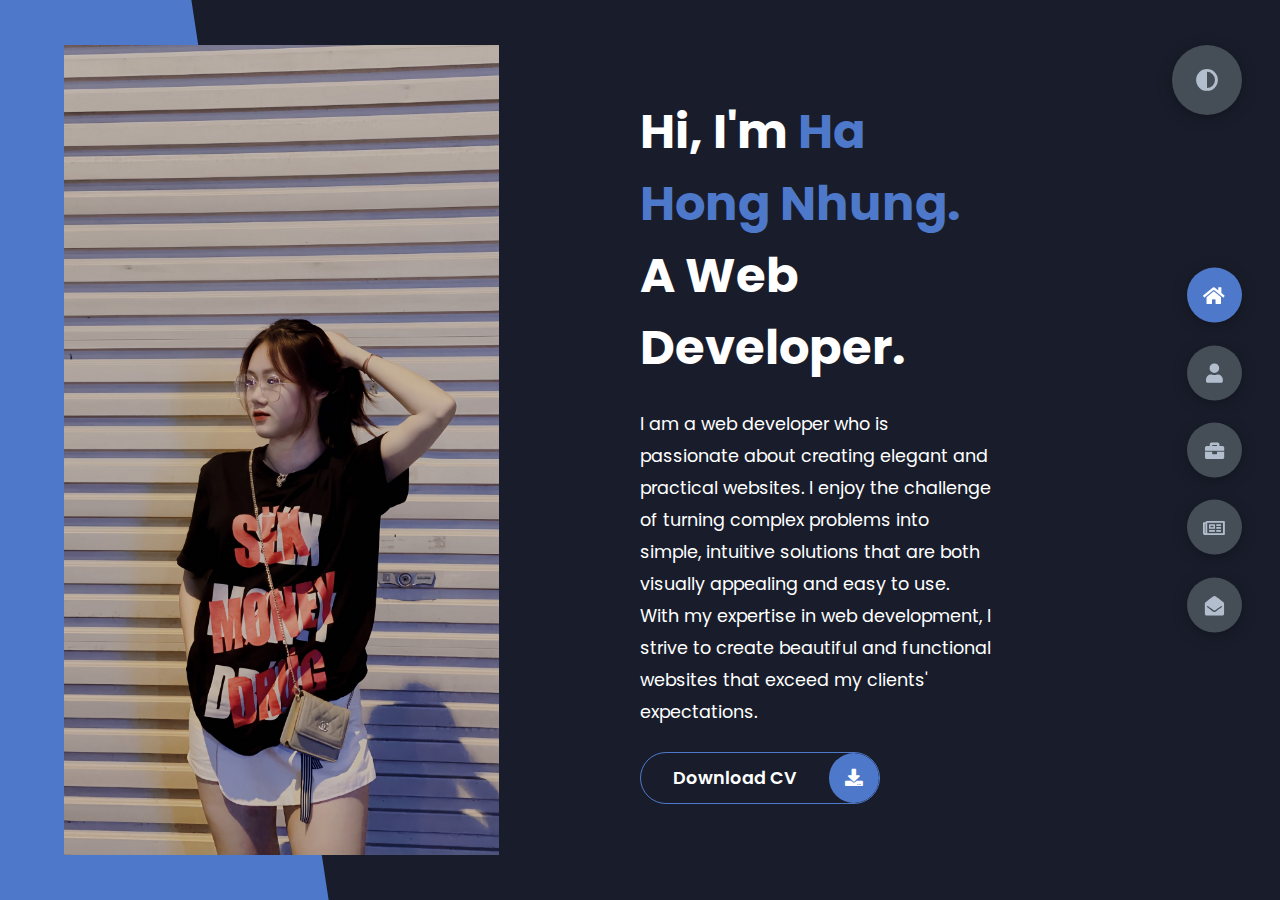
<file: index.html>
<!DOCTYPE html>
<html lang="en">
<head>
    <meta charset="UTF-8">
    <meta http-equiv="X-UA-Compatible" content="IE=edge">
    <meta name="viewport" content="width=device-width, initial-scale=1.0">
    <title>Portfolio</title>
    <link rel="stylesheet" href="style.css">
    <link rel="preconnect" href="https://fonts.googleapis.com">
    <link rel="preconnect" href="https://fonts.gstatic.com" crossorigin>
    <link rel="stylesheet" href="https://cdnjs.cloudflare.com/ajax/libs/font-awesome/5.15.4/css/all.min.css" integrity="sha512-1ycn6IcaQQ40/MKBW2W4Rhis/DbILU74C1vSrLJxCq57o941Ym01SwNsOMqvEBFlcgUa6xLiPY/NS5R+E6ztJQ==" crossorigin="anonymous" referrerpolicy="no-referrer" />
    <link href="https://fonts.googleapis.com/css2?family=Poppins:wght@400;500;600;700;800&display=swap" rel="stylesheet">
</head>
<body class="main-content">
    <header class="container header active" id="home">
        <div class="header-content">
            <div class="left-header">
                <div class="h-shape"></div>
                <div class="image">
                    <img src="avatar.jpg" alt="">
                </div>
            </div>
            <div class="right-header">
                <h1 class="name">
                    Hi, I'm <span>Ha Hong Nhung.</span>
                    A Web Developer.
                </h1>
                <p>
                    I am a web developer who is passionate about creating elegant and practical websites. 
                    I enjoy the challenge of turning complex problems into simple, intuitive solutions that are both visually appealing and easy to use. 
                    With my expertise in web development, I strive to create beautiful and functional websites that exceed my clients' expectations.
                </p>
                <div class="btn-con">
                    <a href="" class="main-btn">
                        <span class="btn-text">Download CV</span>
                        <span class="btn-icon"><i class="fas fa-download"></i></span>
                    </a>
                </div>
            </div>
        </div>
    </header>
    <main>
        <section class="container about" id="about">
            <div class="main-title">
                <h2>About <span>me</span><span class="bg-text">my stats</span></h2>
            </div>
            <div class="about-container">
                <div class="left-about">
                    <h4>Information About me</h4>
                    <p>
                        
                    </p>
                    <div class="btn-con">
                        <a href="#" class="main-btn">
                            <span class="btn-text">Download CV</span>
                            <span class="btn-icon"><i class="fas fa-download"></i></span>
                        </a>
                    </div>
                </div>
                <!-- <div class="right-about">
                    <div class="about-item">
                        <div class="abt-text">
                            <p class="large-text">650+</p>
                            <p class="small-text">Projects <br /> Completed</p>
                        </div>
                    </div>
                    <div class="about-item">
                        <div class="abt-text">
                            <p class="large-text">10+</p>
                            <p class="small-text">Years of <br /> experience</p>
                        </div>
                    </div>
                    <div class="about-item">
                        <div class="abt-text">
                            <p class="large-text">300+</p>
                            <p class="small-text">Happy <br /> Clients</p>
                        </div>
                    </div>
                    <div class="about-item">
                        <div class="abt-text">
                            <p class="large-text">400+</p>
                            <p class="small-text">Customer <br /> reviews</p>
                        </div>
                    </div>
                </div>
            </div> -->
            <div class="about-stats">
                <h4 class="stat-title">My Skills</h4>
                <div class="progress-bars">
                    <div class="progress-bar">
                        <p class="prog-title">html5</p>
                        <div class="progress-con">
                            <p class="prog-text">80%</p>
                            <div class="progress">
                                <span class="html"></span>
                            </div>
                        </div>
                    </div>
                    <div class="progress-bar">
                        <p class="prog-title">css3</p>
                        <div class="progress-con">
                            <p class="prog-text">95%</p>
                            <div class="progress">
                                <span class="css"></span>
                            </div>
                        </div>
                    </div>
                    <div class="progress-bar">
                        <p class="prog-title">javascript</p>
                        <div class="progress-con">
                            <p class="prog-text">75%</p>
                            <div class="progress">
                                <span class="js"></span>
                            </div>
                        </div>
                    </div>
                    <div class="progress-bar">
                        <p class="prog-title">java</p>
                        <div class="progress-con">
                            <p class="prog-text">60%</p>
                            <div class="progress">
                                <span class="react"></span>
                            </div>
                        </div>
                    </div>
                    <div class="progress-bar">
                        <p class="prog-title">C</p>
                        <div class="progress-con">
                            <p class="prog-text">87%</p>
                            <div class="progress">
                                <span class="node"></span>
                            </div>
                        </div>
                    </div>
                </div>
            </div>
            <h4 class="stat-title">My Timeline</h4>
            <!-- <div class="timeline">
                <div class="timeline-item">
                    <div class="tl-icon">
                        <i class="fas fa-briefcase"></i>
                    </div>
                    <p class="tl-duration">2010 - present</p>
                    <h5>Web Developer<span> - Vircrosoft</span></h5>
                    <p>
                        Lorem ipsum dolor sit amet consectetur adipisicing elit. Saepe quasi vero fugit.
                    </p>
                </div>
                <div class="timeline-item">
                    <div class="tl-icon">
                        <i class="fas fa-briefcase"></i>
                    </div>
                    <p class="tl-duration">2008 - 2011</p>
                    <h5>Software Engineer<span> - Boogle, Inc.</span></h5>
                    <p>
                        Lorem ipsum dolor sit amet consectetur adipisicing elit. Saepe quasi vero fugit.
                    </p>
                </div>
                <div class="timeline-item">
                    <div class="tl-icon">
                        <i class="fas fa-briefcase"></i>
                    </div>
                    <p class="tl-duration">2016 - 2017</p>
                    <h5>C++ Programmer<span> - Slime Tech</span></h5>
                    <p>
                        Lorem ipsum dolor sit amet consectetur adipisicing elit. Saepe quasi vero fugit.
                    </p>
                </div>
                <div class="timeline-item">
                    <div class="tl-icon">
                        <i class="fas fa-briefcase"></i>
                    </div>
                    <p class="tl-duration">2009 - 2013</p>
                    <h5>Business Degree<span> - Sussex University</span></h5>
                    <p>
                        Lorem ipsum dolor sit amet consectetur adipisicing elit. Saepe quasi vero fugit.
                    </p>
                </div>
                <div class="timeline-item">
                    <div class="tl-icon">
                        <i class="fas fa-briefcase"></i>
                    </div>
                    <p class="tl-duration">2013 - 2016</p>
                    <h5>Computer Science Degree<span> - Brookes University</span></h5>
                    <p>
                        Lorem ipsum dolor sit amet consectetur adipisicing elit. Saepe quasi vero fugit.
                    </p>
                </div>
                <div class="timeline-item">
                    <div class="tl-icon">
                        <i class="fas fa-briefcase"></i>
                    </div>
                    <p class="tl-duration">2017 - present</p>
                    <h5>3d Animation<span> - Brighton University</span></h5>
                    <p>
                        Lorem ipsum dolor sit amet consectetur adipisicing elit. Saepe quasi vero fugit.
                    </p>
                </div> -->
            </div>
        </section>
        <section class="container" id="portfolio">
            <div class="main-title">
                <h2>My <span>Portfolio</span><span class="bg-text">My Work</span></h2>
            </div>
            <p class="port-text">
                Here is some of my work that I've done in various programming languages.
            </p>
            <div class="portfolios">
                <!-- <div class="portfolio-item">
                    <div class="image">
                        <img src="img/port1.jpg" alt="">
                    </div>
                    <div class="hover-items">
                        <h3>Project Source</h3>
                        <div class="icons">
                            <a href="#" class="icon">
                                <i class="fab fa-github"></i>
                            </a>
                            <a href="#" class="icon">
                                <i class="fab fa-behance"></i>
                            </a>
                            <a href="#" class="icon">
                                <i class="fab fa-youtube"></i>
                            </a>
                        </div>
                    </div>
                </div>
                <div class="portfolio-item">
                    <div class="image">
                        <img src="img/port2.jpg" alt="">
                    </div>
                    <div class="hover-items">
                        <h3>Project Source</h3>
                        <div class="icons">
                            <a href="#" class="icon">
                                <i class="fab fa-github"></i>
                            </a>
                            <a href="#" class="icon">
                                <i class="fab fa-behance"></i>
                            </a>
                            <a href="#" class="icon">
                                <i class="fab fa-youtube"></i>
                            </a>
                        </div>
                    </div>
                </div>
                <div class="portfolio-item">
                    <div class="image">
                        <img src="img/port3.jpg" alt="">
                    </div>
                    <div class="hover-items">
                        <h3>Project Source</h3>
                        <div class="icons">
                            <a href="#" class="icon">
                                <i class="fab fa-github"></i>
                            </a>
                            <a href="#" class="icon">
                                <i class="fab fa-behance"></i>
                            </a>
                            <a href="#" class="icon">
                                <i class="fab fa-youtube"></i>
                            </a>
                        </div>
                    </div>
                </div>
                <div class="portfolio-item">
                    <div class="image">
                        <img src="img/port4.jpg" alt="">
                    </div>
                    <div class="hover-items">
                        <h3>Project Source</h3>
                        <div class="icons">
                            <a href="#" class="icon">
                                <i class="fab fa-github"></i>
                            </a>
                            <a href="#" class="icon">
                                <i class="fab fa-behance"></i>
                            </a>
                            <a href="#" class="icon">
                                <i class="fab fa-youtube"></i>
                            </a>
                        </div>
                    </div>
                </div>
                <div class="portfolio-item">
                    <div class="image">
                        <img src="img/port5.jpg" alt="">
                    </div>
                    <div class="hover-items">
                        <h3>Project Source</h3>
                        <div class="icons">
                            <a href="#" class="icon">
                                <i class="fab fa-github"></i>
                            </a>
                            <a href="#" class="icon">
                                <i class="fab fa-behance"></i>
                            </a>
                            <a href="#" class="icon">
                                <i class="fab fa-youtube"></i>
                            </a>
                        </div>
                    </div>
                </div>
                <div class="portfolio-item">
                    <div class="image">
                        <img src="img/port2.jpg" alt="">
                    </div>
                    <div class="hover-items">
                        <h3>Project Source</h3>
                        <div class="icons">
                            <a href="#" class="icon">
                                <i class="fab fa-github"></i>
                            </a>
                            <a href="#" class="icon">
                                <i class="fab fa-behance"></i>
                            </a>
                            <a href="#" class="icon">
                                <i class="fab fa-youtube"></i>
                            </a>
                        </div>
                    </div>
                </div>
                <div class="portfolio-item">
                    <div class="image">
                        <img src="img/port7.jpg" alt="">
                    </div>
                    <div class="hover-items">
                        <h3>Project Source</h3>
                        <div class="icons">
                            <a href="#" class="icon">
                                <i class="fab fa-github"></i>
                            </a>
                            <a href="#" class="icon">
                                <i class="fab fa-behance"></i>
                            </a>
                            <a href="#" class="icon">
                                <i class="fab fa-youtube"></i>
                            </a>
                        </div>
                    </div>
                </div> -->
            </div>
        </section>
        <section class="container" id="blogs">
            <div class="blogs-content">
                <div class="main-title">
                    <h2>My <span>Blogs</span><span class="bg-text">My Blogs</span></h2>
                </div>
                <!-- <div class="blogs">
                    <div class="blog">
                        <img src="img/port6.jpg" alt="">
                        <div class="blog-text">
                            <h4>
                                How to Create Your Own Website
                            </h4>
                            <p>
                                Lorem ipsum dolor sit, amet consectetur adipisicing elit. 
                                Doloribus natus voluptas, eos obcaecati recusandae amet?
                            </p>
                        </div>
                    </div>
                    <div class="blog">
                        <img src="img/blog1.jpg" alt="">
                        <div class="blog-text">
                            <h4>
                                How to Become an Expert in Web Design
                            </h4>
                            <p>
                                Lorem ipsum dolor sit, amet consectetur adipisicing elit. 
                                Doloribus natus voluptas, eos obcaecati recusandae amet?
                            </p>
                        </div>
                    </div>
                    <div class="blog">
                        <img src="img/blog2.jpg" alt="">
                        <div class="blog-text">
                            <h4>
                                Become a Web Designer in 10 Days
                            </h4>
                            <p>
                                Lorem ipsum dolor sit, amet consectetur adipisicing elit. 
                                Doloribus natus voluptas, eos obcaecati recusandae amet?
                            </p>
                        </div>
                    </div>
                    <div class="blog">
                        <img src="img/blog3.jpg" alt="">
                        <div class="blog-text">
                            <h4>
                                Debbuging made easy with Web Inspector
                            </h4>
                            <p>
                                Lorem ipsum dolor sit, amet consectetur adipisicing elit. 
                                Doloribus natus voluptas, eos obcaecati recusandae amet?
                            </p>
                        </div>
                    </div>
                    <div class="blog">
                        <img src="img/port1.jpg" alt="">
                        <div class="blog-text">
                            <h4>
                                Get started with Web Design and UI Design
                            </h4>
                            <p>
                                Lorem ipsum dolor sit, amet consectetur adipisicing elit. 
                                Doloribus natus voluptas, eos obcaecati recusandae amet?
                            </p>
                        </div>
                    </div>
                    <div class="blog">
                        <img src="img/port3.jpg" alt="">
                        <div class="blog-text">
                            <h4>
                                This is what you need to know about Web Design
                            </h4>
                            <p>
                                Lorem ipsum dolor sit, amet consectetur adipisicing elit. 
                                Doloribus natus voluptas, eos obcaecati recusandae amet?
                            </p>
                        </div>
                    </div>
                </div> -->
            </div>
        </section>
        <section class="container contact" id="contact">
            <div class="contact-container">
                <div class="main-title">
                    <h2>Contact <span>Me</span><span class="bg-text">Contact</span></h2>
                </div>
                <div class="contact-content-con">
                    <div class="left-contact">
                        <h4>Contact me here</h4>
                        <p>
                            Please contact me if you need !
                        </p>
                        <div class="contact-info">
                            <div class="contact-item">
                                <div class="icon">
                                    <i class="fas fa-map-marker-alt"></i>
                                    <span>Location</span>
                                </div>
                                <p>
                                    : HaNoi, VietNam
                                </p>
                            </div>
                            <div class="contact-item">
                                <div class="icon">
                                    <i class="fas fa-envelope"></i>
                                    <span>Email</span>
                                </div>
                                <p>
                                    <span>:hahongnhung@gmail.com</span>
                                </p>
                            </div>
                            <div class="contact-item">
                                <div class="icon">
                                    <i class="fas fa-user-graduate"></i>
                                    <span>Education</span>
                                </div>
                                <p>
                                    <span>: Update</span>
                                </p>
                            </div>
                            <div class="contact-item">
                                <div class="icon">
                                    <i class="fas fa-user-graduate"></i>
                                    <span>Mobile Number</span>
                                </div>
                                <p>
                                    <span>: </span>
                                </p>
                            </div>
                            <div class="contact-item">
                                <div class="icon">
                                    <i class="fas fa-globe-africa"></i>
                                    <span>Languages</span>
                                </div>
                                <p>
                                    <span>: Tiếng Việt </span>
                                </p>
                            </div>
                        </div>
                        <div class="contact-icons">
                            <div class="contact-icon">
                                <a href="" target="_blank">
                                    <i class="fab fa-facebook-f"></i>
                                </a>
                                <a href="" target="_blank">
                                    <i class="fab fa-github"></i>
                                </a>
                                <a href="" target="_blank">
                                    <i class="fab fa-youtube"></i>
                                </a>
                            </div>
                        </div>
                    </div>
                    <div class="right-contact">
                        <form action="" class="contact-form">
                            <div class="input-control i-c-2">
                                <input type="text" required placeholder="YOUR NAME">
                                <input type="email" required placeholder="YOUR EMAIL">
                            </div>
                            <div class="input-control">
                                <input type="text" required placeholder="ENTER SUBJECT">
                            </div>
                            <div class="input-control">
                                <textarea name="" id="" cols="15" rows="8" placeholder="Message Here..."></textarea>
                            </div>
                            <div class="submit-btn">
                                <a href="#" class="main-btn">
                                    <span class="btn-text">Download CV</span>
                                    <span class="btn-icon"><i class="fas fa-download"></i></span>
                                </a>
                            </div>
                        </form>
                    </div>
                </div>
            </div>
        </section>
    </main>

    <div class="controls">
        <div class="control active-btn" data-id="home" >
            <i class="fas fa-home"></i>
        </div>
        <div class="control" data-id="about">
            <i class="fas fa-user"></i>
        </div>
        <div class="control" data-id="portfolio">
            <i class="fas fa-briefcase"></i>
        </div>
        <div class="control" data-id="blogs">
            <i class="far fa-newspaper"></i>
        </div>
        <div class="control" data-id="contact">
            <i class="fas fa-envelope-open"></i>
        </div>
    </div>
    <div class="theme-btn">
        <i class="fas fa-adjust"></i>
    </div>
    <script src="app.js"></script>
</body>
</html>
</file>
<file: style.css>
* {
  margin: 0;
  padding: 0;
  box-sizing: border-box;
  list-style: none;
}

:root {
  --color-primary: #191d2b;
  --color-secondary: #4e79ca;
  --color-white: #FFFFFF;
  --color-black: #000;
  --color-grey0: #f8f8f8;
  --color-grey-1: #dbe1e8;
  --color-grey-2: #b2becd;
  --color-grey-3: #6c7983;
  --color-grey-4: #454e56;
  --color-grey-5: #2a2e35;
  --color-grey-6: #12181b;
  --br-sm-2: 14px;
  --box-shadow-1: 0 3px 15px rgba(0,0,0,.3);
}

.light-mode {
  --color-primary: #FFFFFF;
  --color-secondary: #F56692;
  --color-white: #454e56;
  --color-black: #000;
  --color-grey0: #f8f8f8;
  --color-grey-1: #6c7983;
  --color-grey-2: #6c7983;
  --color-grey-3: #6c7983;
  --color-grey-4: #454e56;
  --color-grey-5: #f8f8f8;
  --color-grey-6: #12181b;
}

body {
  background-color: var(--color-primary);
  font-family: "Poppins", sans-serif;
  font-size: 1.1rem;
  color: var(--color-white);
  transition: all 0.4s ease-in-out;
}

a {
  display: inline-block;
  text-decoration: none;
  color: inherit;
  font-family: inherit;
}

header {
  min-height: 100vh;
  color: var(--color-white);
  overflow: hidden;
  padding: 0 !important;
}

section {
  min-height: 100vh;
  width: 100%;
  position: absolute;
  left: 0;
  top: 0;
  padding: 3rem 18rem;
}

.container {
  display: none;
  transform: translateY(-100%) scale(0);
  transition: all 0.4s ease-in-out;
  background-color: var(--color-primary);
}

.active {
  display: block;
  animation: appear 1s ease-in-out;
  transform: translateY(0) scaleY(1);
}
@keyframes appear {
  0% {
    transform: translateY(-100%) scaleY(0);
  }
  100% {
    transform: translateY(0) scaleY(1);
  }
}

.controls {
  position: fixed;
  z-index: 10;
  top: 50%;
  right: 3%;
  display: flex;
  flex-direction: column;
  align-items: center;
  justify-content: center;
  transform: translateY(-50%);
}
.controls .control {
  padding: 1rem;
  cursor: pointer;
  background-color: var(--color-grey-4);
  width: 55px;
  height: 55px;
  border-radius: 50%;
  display: flex;
  justify-content: center;
  align-items: center;
  margin: 0.7rem 0;
  box-shadow: var(--box-shadow-1);
}
.controls .control i {
  font-size: 1.2rem;
  color: var(--color-grey-2);
  pointer-events: none;
}
.controls .active-btn {
  background-color: var(--color-secondary);
  transition: all 0.4s ease-in-out;
}
.controls .active-btn i {
  color: var(--color-white);
}

.theme-btn {
  top: 5%;
  right: 3%;
  width: 70px;
  height: 70px;
  border-radius: 50%;
  background-color: var(--color-grey-4);
  cursor: pointer;
  position: fixed;
  display: flex;
  justify-content: center;
  align-items: center;
  box-shadow: 0 3px 15px rgba(0, 0, 0, 0.3);
  transition: all 0.1s ease-in-out;
}
.theme-btn:active {
  transform: translateY(-3px);
}
.theme-btn i {
  font-size: 1.4rem;
  color: var(--color-grey-2);
  pointer-events: none;
}

/*Header-content*/
.header-content {
  display: grid;
  grid-template-columns: repeat(2, 1fr);
  min-height: 100vh;
}
.header-content .left-header {
  display: flex;
  align-items: center;
  position: relative;
}
.header-content .left-header .h-shape {
  transition: all 0.4s ease-in-out;
  width: 65%;
  height: 100%;
  background-color: var(--color-secondary);
  position: absolute;
  left: 0;
  top: 0;
  z-index: -1;
  clip-path: polygon(0 0, 46% 0, 79% 100%, 0% 100%);
}
.header-content .left-header .image {
  border-radius: var(--br-sm-2);
  height: 90%;
  width: 68%;
  margin-left: 4rem;
  background-color: var(--color-black);
  transition: all 0.4s ease-in-out;
}
.header-content .left-header .image img {
  width: 100%;
  height: 100%;
  object-fit: cover;
  transition: all 0.4s ease-in-out;
  filter: grayscale(0);
}
.header-content .left-header .image img:hover {
  filter: grayscale(70%);
}
.header-content .right-header {
  display: flex;
  flex-direction: column;
  justify-content: center;
  padding-right: 18rem;
}
.header-content .right-header .name {
  font-size: 3rem;
}
.header-content .right-header .name span {
  color: var(--color-secondary);
}
.header-content .right-header p {
  margin: 1.5rem 0;
  line-height: 2rem;
}

/*About*/
.about-container {
  display: grid;
  grid-template-columns: repeat(2, 1fr);
  padding-top: 3.5rem;
  padding-bottom: 5rem;
}
.about-container .right-about {
  display: grid;
  grid-template-columns: repeat(2, 1fr);
  grid-gap: 2rem;
}
.about-container .right-about .about-item {
  border: 1px solid var(--color-grey-5);
  border-radius: 5px;
  transition: all 0.4s ease-in-out;
  box-shadow: 1px 2px 15px rgba(0, 0, 0, 0.1);
}
.about-container .right-about .about-item:hover {
  cursor: default;
  transform: translateY(-5px);
  border: 1px solid var(--color-secondary);
  box-shadow: 1px 4px 15px rgba(0, 0, 0, 0.32);
}
.about-container .right-about .about-item .abt-text {
  padding: 1.5rem;
  display: flex;
  flex-direction: column;
}
.about-container .right-about .about-item .abt-text .large-text {
  font-size: 3rem;
  font-weight: 700;
  color: var(--color-secondary);
}
.about-container .right-about .about-item .abt-text .small-text {
  padding-left: 3rem;
  position: relative;
  text-transform: uppercase;
  font-size: 1.2rem;
  color: var(--color-grey-1);
  letter-spacing: 2px;
}
.about-container .right-about .about-item .abt-text .small-text::before {
  content: "";
  position: absolute;
  left: 0;
  top: 15px;
  width: 2rem;
  height: 2px;
  background-color: var(--color-grey-5);
}
.about-container .left-about {
  padding-right: 5rem;
}
.about-container .left-about p {
  line-height: 2rem;
  padding: 1rem;
  color: var(--color-grey-1);
}
.about-container .left-about h4 {
  font-size: 2rem;
  text-transform: uppercase;
}

.about-stats {
  padding-bottom: 4rem;
}
.about-stats .progress-bars {
  display: grid;
  grid-template-columns: repeat(2, 1fr);
  grid-gap: 2rem;
}
.about-stats .progress-bars .progress-bar {
  display: flex;
  flex-direction: column;
}
.about-stats .progress-bars .progress-bar .prog-title {
  text-transform: uppercase;
  font-weight: 500;
}
.about-stats .progress-bars .progress-bar .progress-con {
  display: flex;
  align-items: center;
}
.about-stats .progress-bars .progress-bar .progress-con .prog-text {
  color: var(--color-grey-2);
}
.about-stats .progress-bars .progress-bar .progress-con .progress {
  width: 100%;
  height: 0.45rem;
  background-color: var(--color-grey-4);
  margin-left: 1rem;
  position: relative;
}
.about-stats .progress-bars .progress-bar .progress-con .progress span {
  position: absolute;
  top: 0;
  left: 0;
  height: 100%;
  background-color: var(--color-secondary);
  transition: all 0.4s ease-in-out;
  width: 60%;
}
.about-stats .progress-bars .progress-bar .progress-con .progress .html {
  width: 80%;
}
.about-stats .progress-bars .progress-bar .progress-con .progress .css {
  width: 95%;
}
.about-stats .progress-bars .progress-bar .progress-con .progress .js {
  width: 75%;
}
.about-stats .progress-bars .progress-bar .progress-con .progress .react {
  width: 60%;
}
.about-stats .progress-bars .progress-bar .progress-con .progress .node {
  width: 87%;
}
.about-stats .progress-bars .progress-bar .progress-con .progress .python {
  width: 70%;
}

.stat-title {
  text-transform: uppercase;
  font-size: 1.4rem;
  text-align: center;
  padding: 3.5rem 0;
  position: relative;
}
.stat-title::before {
  content: "";
  position: absolute;
  left: 50%;
  top: 0;
  width: 40%;
  height: 1px;
  background-color: var(--color-grey-5);
  transform: translateX(-50%);
}

/*Timeline*/
.timeline {
  display: grid;
  grid-template-columns: repeat(2, 1fr);
  grid-gap: 2rem;
  padding-bottom: 3rem;
}
.timeline .timeline-item {
  position: relative;
  padding-left: 3rem;
  border-left: 1px solid var(--color-grey-5);
}
.timeline .timeline-item .tl-icon {
  position: absolute;
  left: -27px;
  top: 0;
  background-color: var(--color-secondary);
  width: 50px;
  height: 50px;
  border-radius: 50%;
  display: flex;
  align-items: center;
  justify-content: center;
}
.timeline .timeline-item .tl-icon i {
  font-size: 1.3rem;
}
.timeline .timeline-item .tl-duration {
  padding: 0.2rem 0.6rem;
  background-color: var(--color-grey-5);
  border-radius: 15px;
  display: inline-block;
  font-size: 0.8rem;
  text-transform: uppercase;
  font-weight: 500;
}
.timeline .timeline-item h5 {
  padding: 1rem 0;
  text-transform: uppercase;
  font-size: 1.3rem;
  font-weight: 600;
}
.timeline .timeline-item h5 span {
  color: var(--color-grey-2);
  font-weight: 500;
  font-size: 1.2rem;
}
.timeline .timeline-item p {
  color: var(--color-grey-2);
}

.port-text {
  padding: 2rem 0;
  text-align: center;
}

.portfolios {
  display: grid;
  grid-template-columns: repeat(3, 1fr);
  grid-gap: 2rem;
  margin-top: 3rem;
}
.portfolios .portfolio-item {
  position: relative;
  border-radius: 15px;
}
.portfolios .portfolio-item img {
  width: 100%;
  height: 300px;
  object-fit: cover;
  border-radius: 15px;
}
.portfolios .portfolio-item .hover-items {
  width: 100%;
  height: 100%;
  background-color: var(--color-secondary);
  position: absolute;
  left: 0;
  top: 0;
  border-radius: 15px;
  display: flex;
  justify-content: center;
  align-items: center;
  flex-direction: column;
  opacity: 0;
  transform: scale(0);
  transition: all 0.4s ease-in-out;
}
.portfolios .portfolio-item .hover-items h3 {
  font-size: 1.5rem;
  color: var(--color-white);
  margin-bottom: 1.5rem;
}
.portfolios .portfolio-item .hover-items .icons {
  display: flex;
  justify-content: center;
  align-items: center;
}
.portfolios .portfolio-item .hover-items .icons .icon {
  background-color: var(--color-primary);
  border-radius: 50%;
  width: 50px;
  height: 50px;
  display: flex;
  align-items: center;
  justify-content: center;
  margin: 0 1rem;
  cursor: pointer;
  transition: all 0.4s ease-in-out;
}
.portfolios .portfolio-item .hover-items .icons .icon i {
  font-size: 1.5rem;
  color: var(--color-white);
  margin: 0 1rem;
}
.portfolios .portfolio-item .hover-items .icons .icon:hover {
  background-color: var(--color-white);
}
.portfolios .portfolio-item .hover-items .icons .icon:hover i {
  color: var(--color-primary);
}

.portfolio-item:hover .hover-items {
  opacity: 1;
  transform: scale(1);
}

.blogs {
  display: grid;
  grid-template-columns: repeat(3, 1fr);
  grid-gap: 2rem;
  margin-top: 3rem;
}
.blogs .blog {
  position: relative;
  background-color: var(--color-grey-5);
  border-radius: 5px;
  box-shadow: 1px 1px 20px rgba(0, 0, 0, 0.1);
  transition: all 0.4s ease-in-out;
}
.blogs .blog:hover {
  box-shadow: 1px 1px 20px rgba(0, 0, 0, 0.3);
  transform: translateY(-5px);
  transition: all 0.4s ease-in-out;
}
.blogs .blog:hover img {
  filter: grayscale(0);
  transform: scale(1.1);
  box-shadow: 0px 4px 15px rgba(0, 0, 0, 0.8);
}
.blogs .blog img {
  width: 100%;
  height: 300px;
  object-fit: cover;
  border-top-left-radius: 5px;
  border-top-right-radius: 5px;
  filter: grayscale(100%);
  transition: all 0.4s ease-in-out;
}
.blogs .blog .blog-text {
  margin-top: -7px;
  padding: 1.1rem;
  border-top: 8px solid var(--color-secondary);
}
.blogs .blog .blog-text h4 {
  font-size: 1.5rem;
  margin-bottom: 0.7rem;
  transition: all 0.4s ease-in-out;
  cursor: pointer;
}
.blogs .blog .blog-text h4:hover {
  color: var(--color-secondary);
}
.blogs .blog .blog-text p {
  color: var(--color-grey-2);
  line-height: 2rem;
  padding-bottom: 1rem;
}

.contact-content-con {
  display: flex;
  padding-top: 3.5rem;
}
.contact-content-con .left-contact {
  flex: 2;
}
.contact-content-con .left-contact h4 {
  margin-top: 1rem;
  font-size: 2rem;
  text-transform: uppercase;
}
.contact-content-con .left-contact p {
  margin: 1rem 0;
  line-height: 2rem;
}
.contact-content-con .left-contact .contact-info .contact-item {
  display: flex;
  align-items: center;
  justify-content: space-between;
}
.contact-content-con .left-contact .contact-info .contact-item p {
  margin: 0.3rem 0 !important;
  padding: 0 !important;
}
.contact-content-con .left-contact .contact-info .contact-item .icon {
  display: grid;
  grid-template-columns: 40px 1fr;
}
.contact-content-con .left-contact .contact-info .contact-item .icon i {
  display: flex;
  align-items: center;
  font-size: 1.3rem;
}
.contact-content-con .left-contact .contact-icon {
  display: flex;
  margin-top: 2rem;
}
.contact-content-con .left-contact .contact-icon a {
  display: flex;
  align-items: center;
  color: var(--color-white);
  background-color: var(--color-grey-5);
  cursor: pointer;
  justify-content: center;
  width: 50px;
  height: 50px;
  border-radius: 50%;
  margin: 0 0.4rem;
  transition: all 0.4s ease-in-out;
}
.contact-content-con .left-contact .contact-icon a:hover {
  background-color: var(--color-secondary);
}
.contact-content-con .left-contact .contact-icon a:hover i {
  color: var(--color-primary);
}
.contact-content-con .left-contact .contact-icon a i {
  display: flex;
  align-items: center;
  justify-content: center;
  font-size: 1.3rem;
}
.contact-content-con .right-contact {
  flex: 3;
  margin-left: 3rem;
}
.contact-content-con .right-contact .input-control {
  margin: 1.5rem 0;
}
.contact-content-con .right-contact .input-control input, .contact-content-con .right-contact .input-control textarea {
  border-radius: 30px;
  font-weight: inherit;
  font-size: inherit;
  font-family: inherit;
  padding: 0.8rem 1.1rem;
  outline: none;
  border: none;
  background-color: var(--color-grey-5);
  width: 100%;
  color: var(--color-white);
  resize: none;
}
.contact-content-con .right-contact .i-c-2 {
  display: flex;
}
.contact-content-con .right-contact .i-c-2 :last-child {
  margin-left: 1.5rem;
}
.contact-content-con .right-contact .submit-btn {
  display: flex;
  justify-content: flex-start;
}

/*Independed components*/
.btn-con {
  display: flex;
  align-self: flex-start;
}

.main-btn {
  border-radius: 30px;
  color: inherit;
  font-weight: 600;
  position: relative;
  border: 1px solid var(--color-secondary);
  display: flex;
  align-self: flex-start;
  align-items: center;
  overflow: hidden;
}
.main-btn .btn-text {
  padding: 0 2rem;
}
.main-btn .btn-icon {
  background-color: var(--color-secondary);
  display: flex;
  align-items: center;
  justify-content: center;
  border-radius: 50%;
  padding: 1rem;
}
.main-btn::before {
  content: "";
  position: absolute;
  top: 0;
  right: 0;
  transform: translateX(100%);
  transition: all 0.4s ease-out;
  z-index: -1;
}
.main-btn:hover {
  transition: all 0.4s ease-out;
}
.main-btn:hover::before {
  width: 100%;
  height: 100%;
  background-color: var(--color-secondary);
  transform: translateX(0);
  transition: all 0.4s ease-out;
}

.main-title {
  text-align: center;
}
.main-title h2 {
  position: relative;
  text-transform: uppercase;
  font-size: 4rem;
  font-weight: 700;
}
.main-title h2 span {
  color: var(--color-secondary);
}
.main-title h2 .bg-text {
  position: absolute;
  top: 50%;
  left: 50%;
  color: var(--color-grey-5);
  transition: all 0.4s ease-in-out;
  z-index: -1;
  transform: translate(-50%, -50%);
  font-weight: 800;
  font-size: 6.3rem;
}

.about-container .left-about p {
  padding-left: 0;
}

@media screen and (max-width: 600px) {
  header {
    padding: 0 !important;
  }

  .theme-btn {
    width: 50px;
    height: 50px;
  }

  .header-content {
    grid-template-columns: repeat(1, 1fr);
    padding-bottom: 6rem;
  }

  .left-header .h-shape {
    display: none;
  }

  .right-header {
    grid-row: 1;
    padding-right: 0rem !important;
    width: 90%;
    margin: 0 auto;
  }
  .right-header .name {
    font-size: 2.5rem !important;
    text-align: center;
    padding-top: 3rem;
  }

  .header-content .left-header .image {
    margin: 0 auto;
    width: 90%;
  }

  .controls {
    top: auto;
    bottom: 0;
    flex-direction: row;
    justify-content: center;
    left: 50%;
    transform: translateX(-50%);
    width: 100%;
    background-color: var(--color-grey-5);
  }
  .controls .control {
    margin: 1rem 0.3rem;
  }

  .about-container {
    grid-template-columns: repeat(1, 1fr);
  }
  .about-container .right-about {
    grid-template-columns: repeat(1, 1fr);
    padding-top: 2.5rem;
  }
  .about-container .left-about {
    padding-right: 0;
  }
  .about-container .left-about p {
    padding-left: 0;
  }

  .timeline {
    grid-template-columns: repeat(1, 1fr);
    padding-bottom: 6rem;
  }

  .container {
    padding: 2rem 2.5rem !important;
  }

  .about-stats .progress-bars {
    grid-template-columns: repeat(1, 1fr);
  }

  .portfolios {
    grid-template-columns: repeat(1, 1fr);
    padding-bottom: 6rem;
    margin-top: 1rem;
  }

  .blogs {
    grid-template-columns: repeat(1, 1fr);
    padding-bottom: 6rem;
  }

  .contact-content-con {
    flex-direction: column;
  }
  .contact-content-con .right-contact {
    margin-left: 0;
    margin-top: 2.5rem;
  }

  .contact-content-con .right-contact .i-c-2 {
    flex-direction: column;
  }

  .contact-content-con .right-contact .i-c-2 :last-child {
    margin-left: 0;
    margin-top: 1.5rem;
  }

  .contact-content-con .right-contact {
    margin-bottom: 6rem;
  }

  .contact-item {
    flex-direction: column;
    margin: 1rem 0;
  }
  .contact-item p {
    font-size: 15px;
    color: var(--color-grey-2);
  }
  .contact-item span {
    font-size: 15px;
  }
  .contact-item .icon {
    grid-template-columns: 25px 1fr;
  }

  .main-title h2 {
    font-size: 2rem;
  }
  .main-title h2 span {
    font-size: 2.3rem;
  }
  .main-title h2 .bg-text {
    font-size: 2.3rem;
  }
}
@media screen and (max-width: 1432px) {
  .container {
    padding: 7rem 11rem;
  }

  .contact-content-con {
    flex-direction: column;
  }
  .contact-content-con .right-contact {
    margin-left: 0;
    margin-top: 2.5rem;
  }

  .contact-content-con .right-contact .i-c-2 {
    flex-direction: column;
  }

  .contact-content-con .right-contact .i-c-2 :last-child {
    margin-left: 0;
    margin-top: 1.5rem;
  }

  .contact-content-con .right-contact {
    margin-bottom: 6rem;
  }

  .main-title h2 .bg-text {
    font-size: 5.5rem;
  }
}
@media screen and (max-width: 1250px) {
  .blogs {
    grid-template-columns: repeat(2, 1fr);
    margin-top: 6rem;
  }

  .portfolios {
    grid-template-columns: repeat(2, 1fr);
  }

  .header-content .right-header {
    padding-right: 9rem;
  }
}
@media screen and (max-width: 660px) {
  .blogs {
    grid-template-columns: repeat(1, 1fr);
  }

  .portfolios {
    grid-template-columns: repeat(1, 1fr);
  }
}
@media screen and (max-width: 1070px) {
  .about-container {
    grid-template-columns: repeat(1, 1fr);
  }
  .about-container .right-about {
    padding-top: 2.5rem;
  }

  .main-title h2 {
    font-size: 4rem;
  }
  .main-title h2 span {
    font-size: 4rem;
  }
  .main-title h2 .bg-text {
    font-size: 4.5rem;
  }
}
@media screen and (max-width: 970px) {
  .container {
    padding: 7rem 6rem;
  }

  .about-container .left-about {
    padding-right: 0rem;
  }

  .header-content {
    grid-template-columns: repeat(1, 1fr);
    padding-bottom: 6rem;
  }

  .left-header .h-shape {
    display: none;
  }
  .left-header .image {
    width: 90% !important;
    margin: 0 auto !important;
  }

  .right-header {
    grid-row: 1;
    padding-right: 0rem !important;
    width: 90%;
    margin: 0 auto;
  }
  .right-header .name {
    font-size: 2.5rem !important;
    text-align: center;
    padding-top: 3rem;
  }
}
@media screen and (max-width: 700px) {
  .container {
    padding: 7rem 3rem;
  }

  .about-stats .progress-bars {
    grid-template-columns: repeat(1, 1fr);
  }

  .about-container .right-about {
    grid-template-columns: repeat(1, 1fr);
  }

  .timeline {
    grid-template-columns: repeat(1, 1fr);
  }

  .main-title h2 {
    font-size: 3rem;
  }
  .main-title h2 span {
    font-size: 3rem;
  }
  .main-title h2 .bg-text {
    font-size: 4rem;
  }
}

/*# sourceMappingURL=styles.css.map */
</file>
